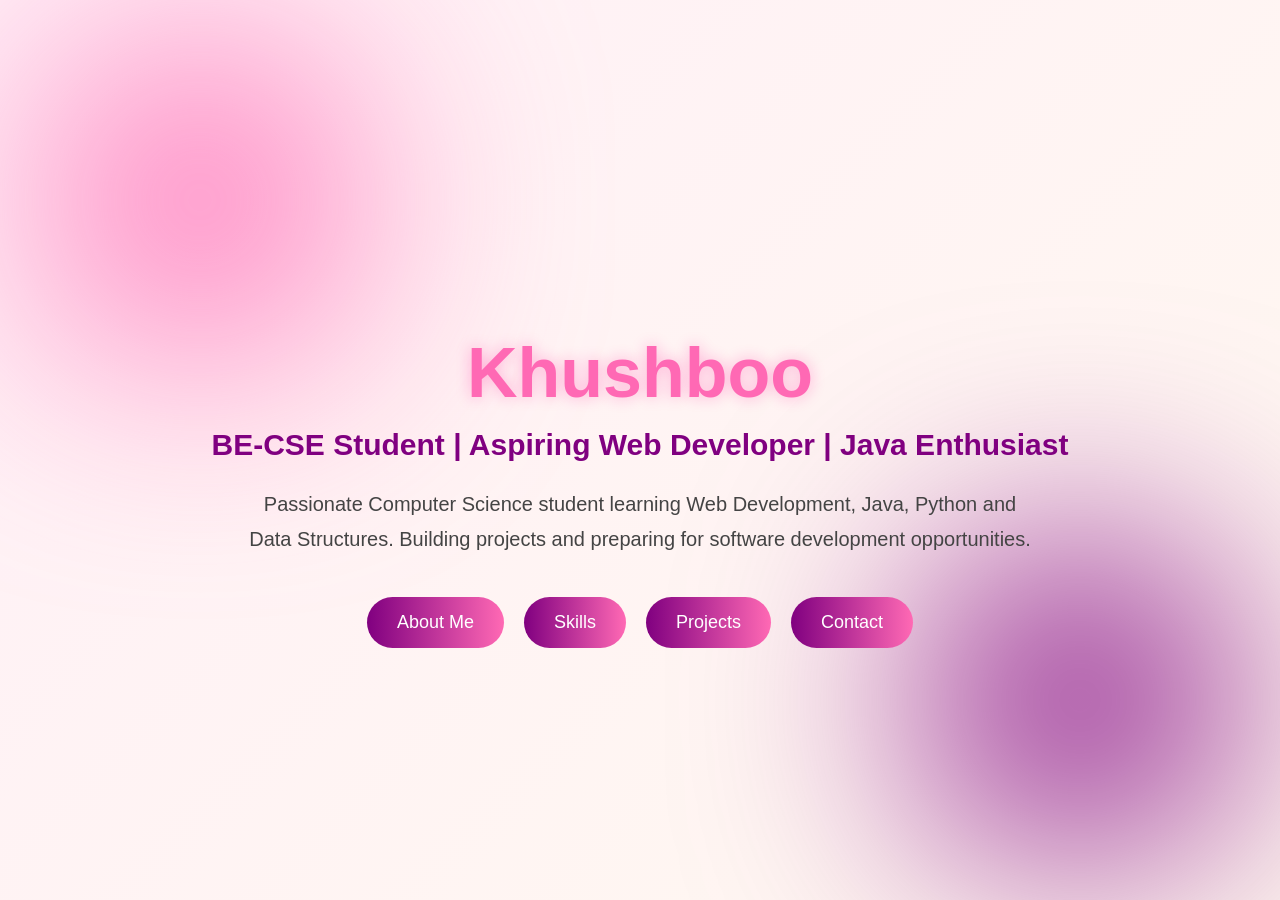
<file: index.html>
<!DOCTYPE html>
<html lang="en">
<head>
    <meta charset="UTF-8">
    <meta name="viewport" content="width=device-width, initial-scale=1.0">
    <title>My portfolio</title>
    <link rel="stylesheet" href="style.css">
</head>
<body>
    <body>

<div class="blur1"></div>
<div class="blur2"></div>

<section class="hero">

    <h1 class="name">Khushboo</h1>
    <h2 class="title">
    BE-CSE Student | Aspiring Web Developer | Java Enthusiast
</h2>


    <p class="intro">
        Passionate Computer Science student learning Web Development,
        Java, Python and Data Structures. Building projects and preparing
        for software development opportunities.
    </p>

    <div class="hero-buttons">
        <a href="about.html" class="btn">About Me</a>
        <a href="Skills.html" class="btn">Skills</a>
        <a href="Projects.html" class="btn">Projects</a>
        <a href="Contact.html" class="btn">Contact</a>
    </div>

</section>

</body>

</html>
</file>
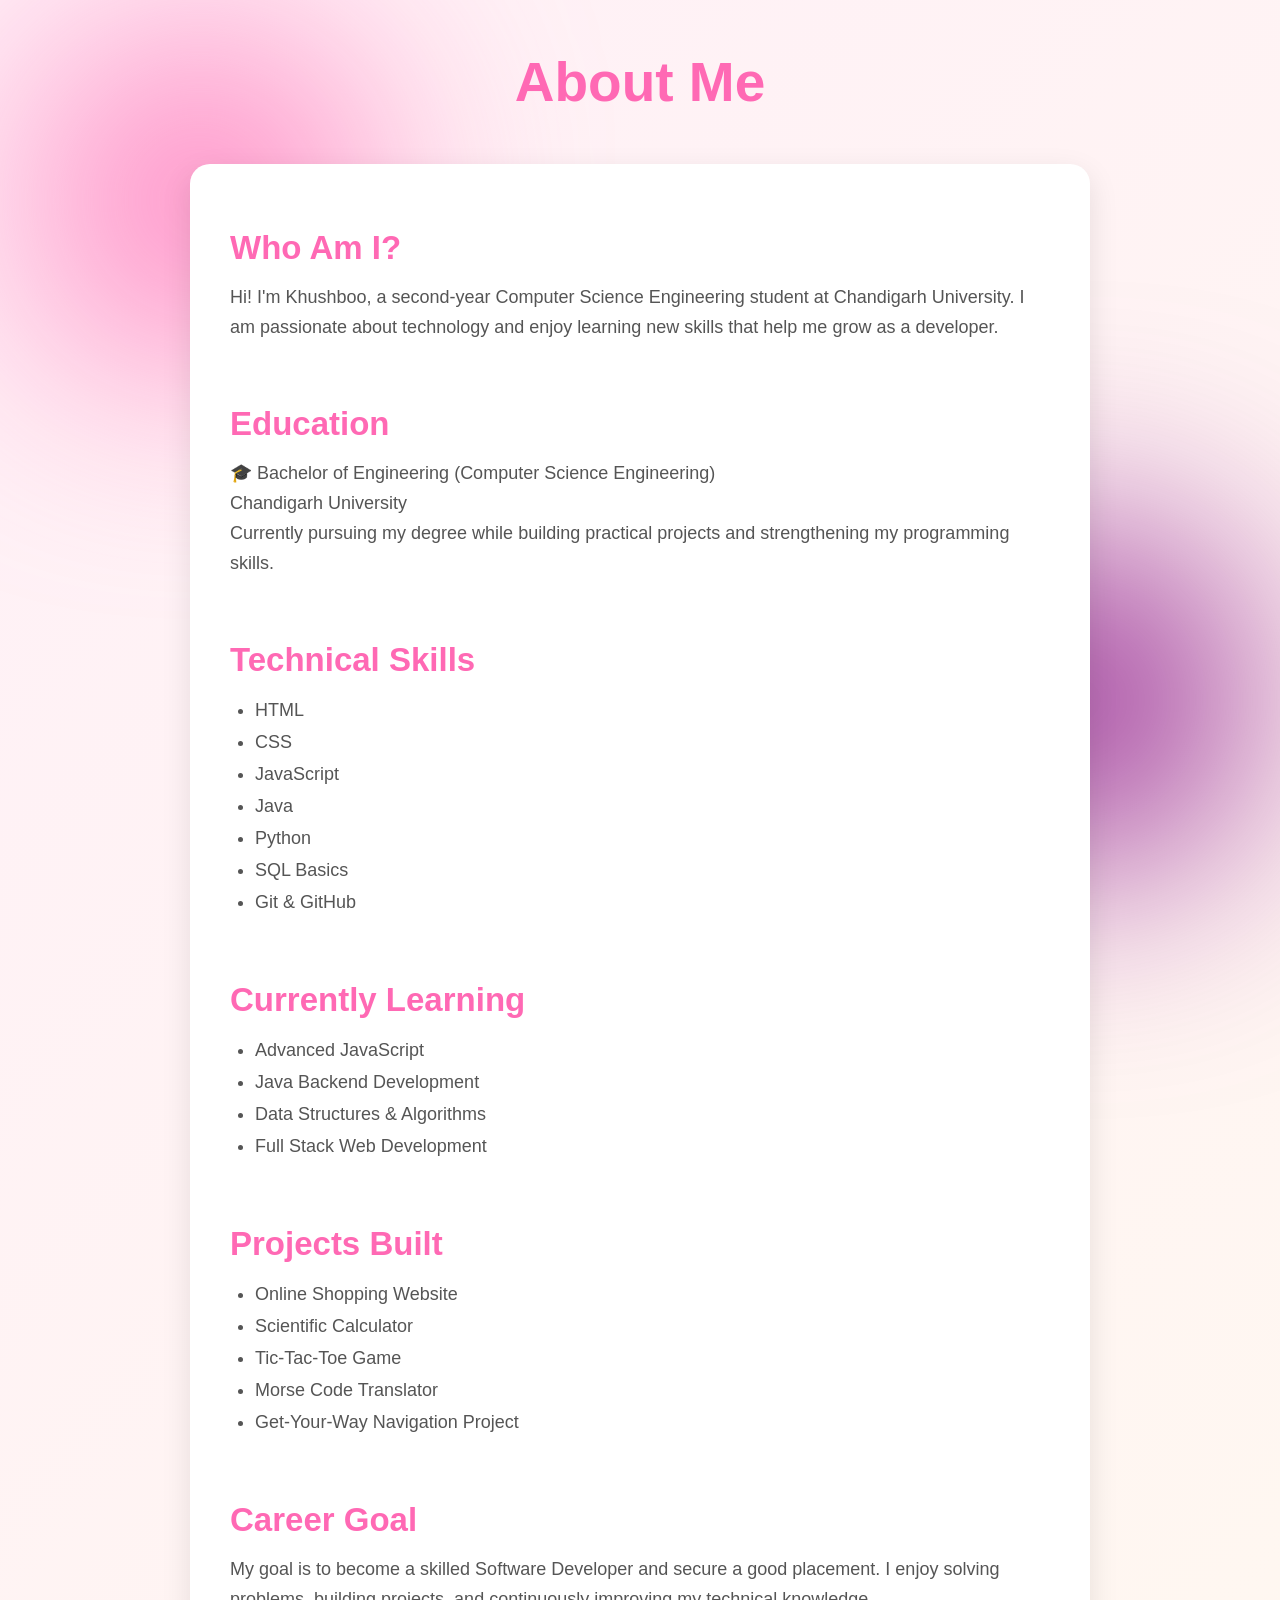
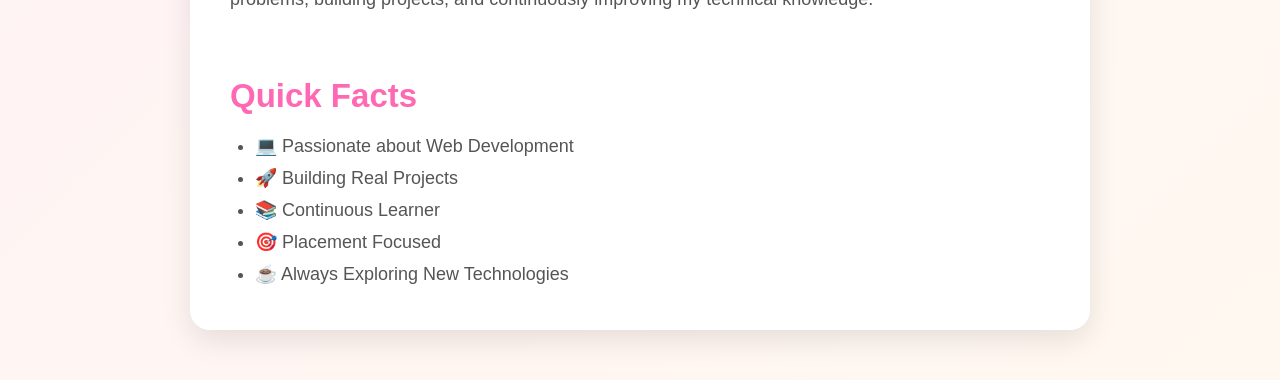
<file: about.html>
<!DOCTYPE html>
<html lang="en">
<head>
    <meta charset="UTF-8">
    <meta name="viewport" content="width=device-width, initial-scale=1.0">
    <title>About Me</title>

    <link rel="stylesheet" href="style.css">
</head>
<body>

    <div class="blur1"></div>
    <div class="blur2"></div>

    <h1 class="heading">About Me</h1>

    <div class="About">

        <h2>Who Am I?</h2>

        <p>
            Hi! I'm Khushboo, a second-year Computer Science Engineering student
            at Chandigarh University. I am passionate about technology and enjoy
            learning new skills that help me grow as a developer.
        </p>
        <br>

        <h2>Education</h2>

        <p>
            🎓 Bachelor of Engineering (Computer Science Engineering)
            <br>
            Chandigarh University
            <br>
            Currently pursuing my degree while building practical projects
            and strengthening my programming skills.
        </p>
        <br>

        <h2>Technical Skills</h2>

        <ul>
            <li>HTML</li>
            <li>CSS</li>
            <li>JavaScript</li>
            <li>Java</li>
            <li>Python</li>
            <li>SQL Basics</li>
            <li>Git & GitHub</li>
        </ul>
            <br>
        <h2>Currently Learning</h2>

        <ul>
            <li>Advanced JavaScript</li>
            <li>Java Backend Development</li>
            <li>Data Structures & Algorithms</li>
            <li>Full Stack Web Development</li>
        </ul>
            <br>
        <h2>Projects Built</h2>

        <ul>
            <li>Online Shopping Website</li>
            <li>Scientific Calculator</li>
            <li>Tic-Tac-Toe Game</li>
            <li>Morse Code Translator</li>
            <li>Get-Your-Way Navigation Project</li>
        </ul>
            <br>
        <h2>Career Goal</h2>

        <p>
            My goal is to become a skilled Software Developer and secure
            a good placement. I enjoy solving problems, building projects,
            and continuously improving my technical knowledge.
        </p>
<br>
        <h2>Quick Facts</h2>

        <ul>
            <li>💻 Passionate about Web Development</li>
            <li>🚀 Building Real Projects</li>
            <li>📚 Continuous Learner</li>
            <li>🎯 Placement Focused</li>
            <li>☕ Always Exploring New Technologies</li>
        </ul>

    </div>

</body>
</html>
</file>
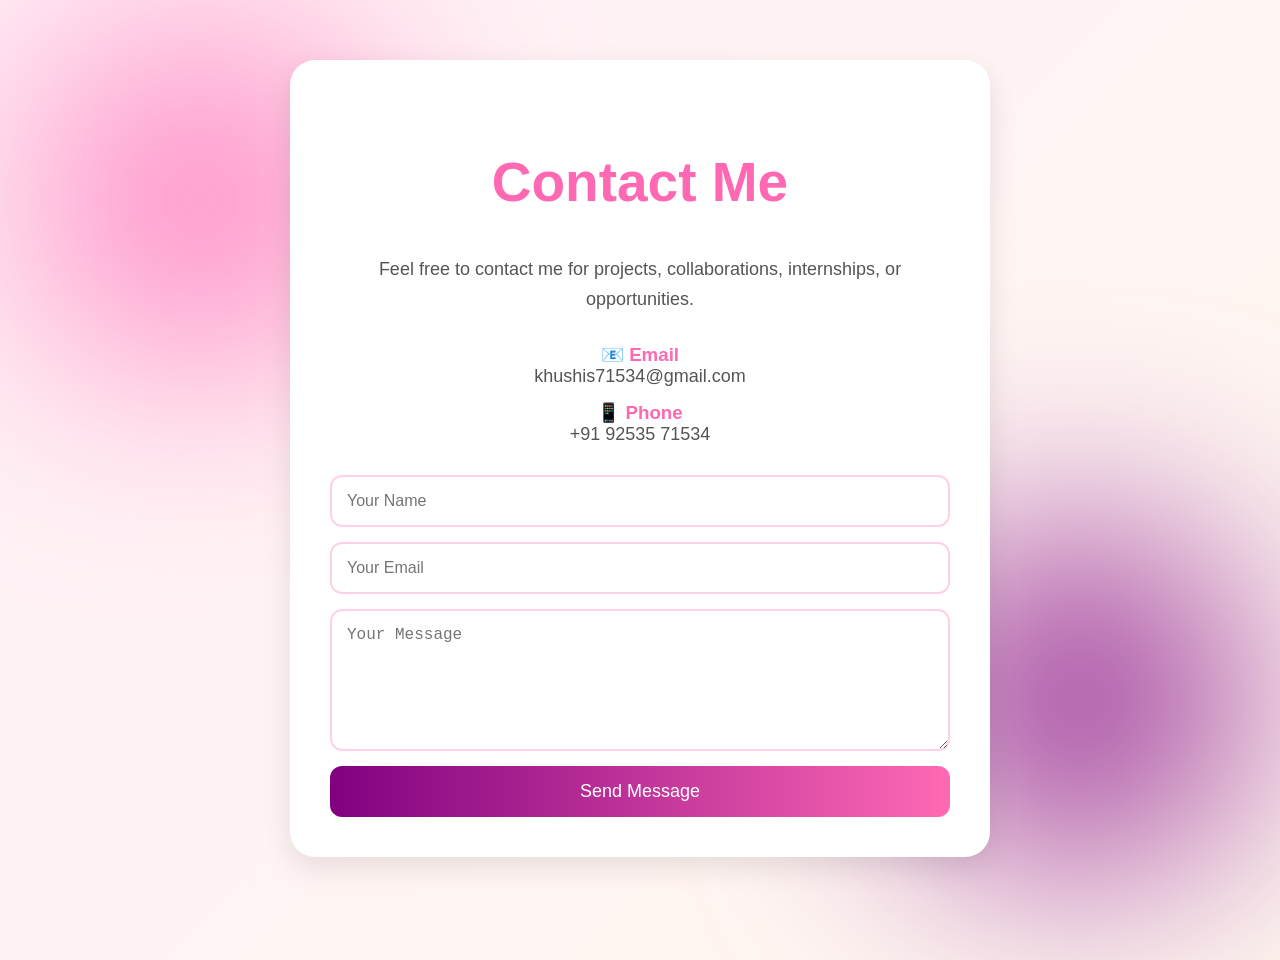
<file: contact.html>
<!DOCTYPE html>
<html lang="en">
<head>
    <meta charset="UTF-8">
    <meta name="viewport" content="width=device-width, initial-scale=1.0">
    <title>Contact Me</title>
    <link rel="stylesheet" href="style.css">
</head>
<body>

    <div class="blur1"></div>
    <div class="blur2"></div>

    <div class="contact-container">

        <h1 class="heading">Contact Me</h1>

        <p class="contact-text">
            Feel free to contact me for projects,
            collaborations, internships, or opportunities.
        </p>

        <div class="info">
            <h3>📧 Email</h3>
            <p>khushis71534@gmail.com</p>

            <h3>📱 Phone</h3>
            <p>+91 92535 71534</p>
        </div>

        <form class="contact-form">

            <input
                type="text"
                placeholder="Your Name"
                required
            >

            <input
                type="email"
                placeholder="Your Email"
                required
            >

            <textarea
                placeholder="Your Message"
                rows="6"
                required
            ></textarea>

            <button type="submit">
                Send Message
            </button>

        </form>

    </div>

</body>
</html>
</file>
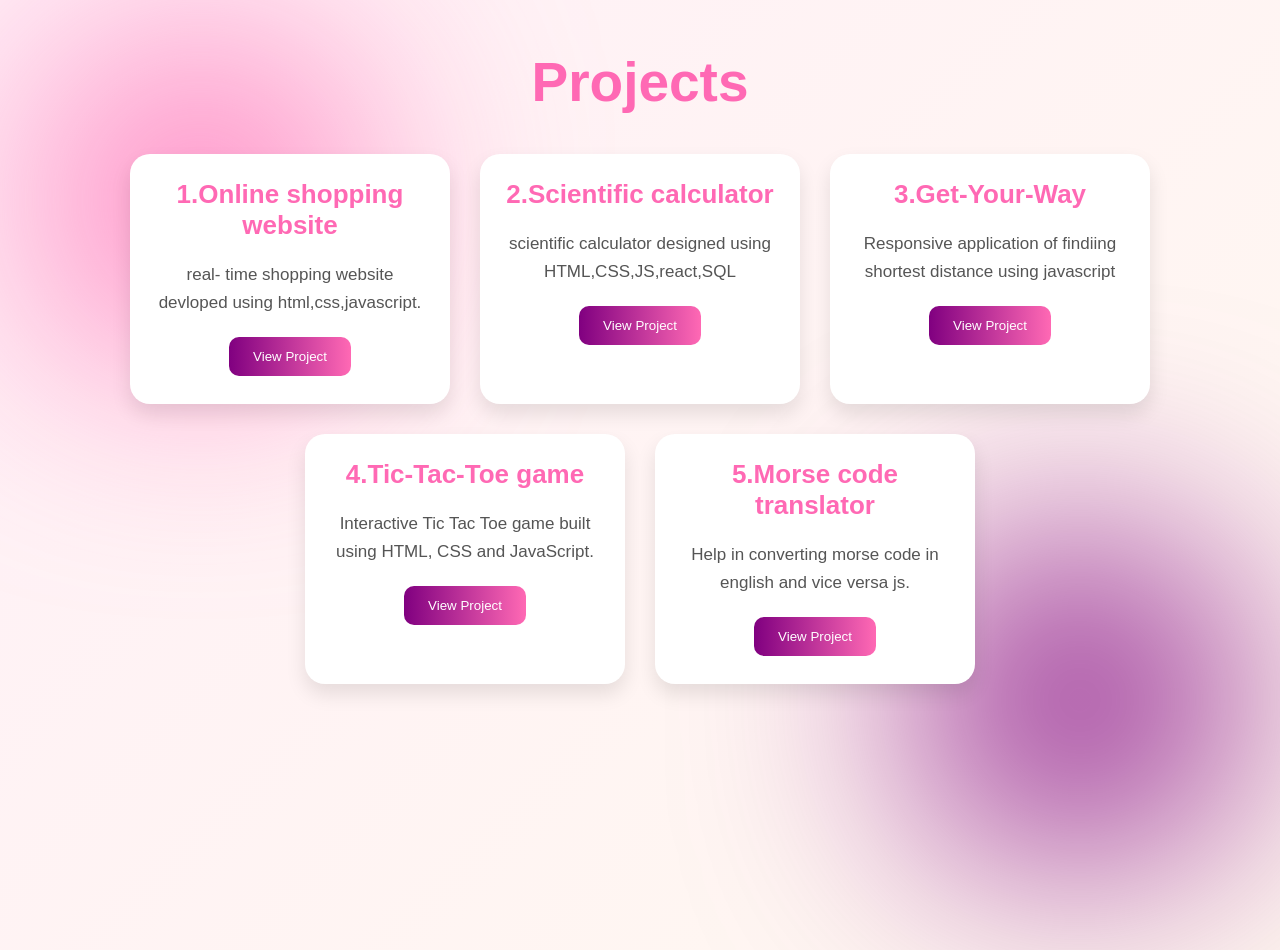
<file: Projects.html>
<!DOCTYPE html>
<html lang="en">
<head>
    <meta charset="UTF-8">
    <meta name="viewport" content="width=device-width, initial-scale=1.0">
    <title>Projects</title>
    <link rel="stylesheet" href="style.css">
</head>
<body>
<h1 class="headings">Projects</h1>

<div class="projects">

    <div class="project-card">
        <h2>1.Online shopping website</h2>

        <p>
            real- time shopping website devloped using html,css,javascript.
        </p>
        <a href="https://online-shopping-website01.netlify.app"  
    target="_blank">
        <button>View Project</button>
        </a>
    </div>

    <div class="project-card">
        <h2>2.Scientific calculator</h2>

        <p>
            scientific calculator designed using HTML,CSS,JS,react,SQL 
        </p>
        <a href="https://scientific-calculator92.netlify.app"
    target="_blank">
        <button>View Project</button>
        </a>
    </div>

    <div class="project-card">
        <h2>3.Get-Your-Way</h2>

        <p>
            Responsive application of findiing shortest distance using javascript
        </p>
        <a href="https://get-your-way-master.netlify.app"
    target="_blank">

        <button>View Project</button>
        </a>
    </div>
    <div class="project-card">
        <h2>4.Tic-Tac-Toe game</h2>

        <p>
            Interactive Tic Tac Toe game built using
        HTML, CSS and JavaScript.
        </p>

        <a href="https://tic-tac-toe-game92.netlify.app"
    target="_blank">

    <button>View Project</button>
        </a>
    </div>
    <div class="project-card">
        <h2>5.Morse code translator</h2>

        <p>
            Help in converting morse code in english and vice versa js.
        </p>
        <a href="https://morse-code-translator01.netlify.app"
    target="_blank">

        <button>View Project</button>
        </a>
    </div>
    <div class="blur1"></div>

<div class="blur2"></div>



</div>
</body>
</html>
</file>
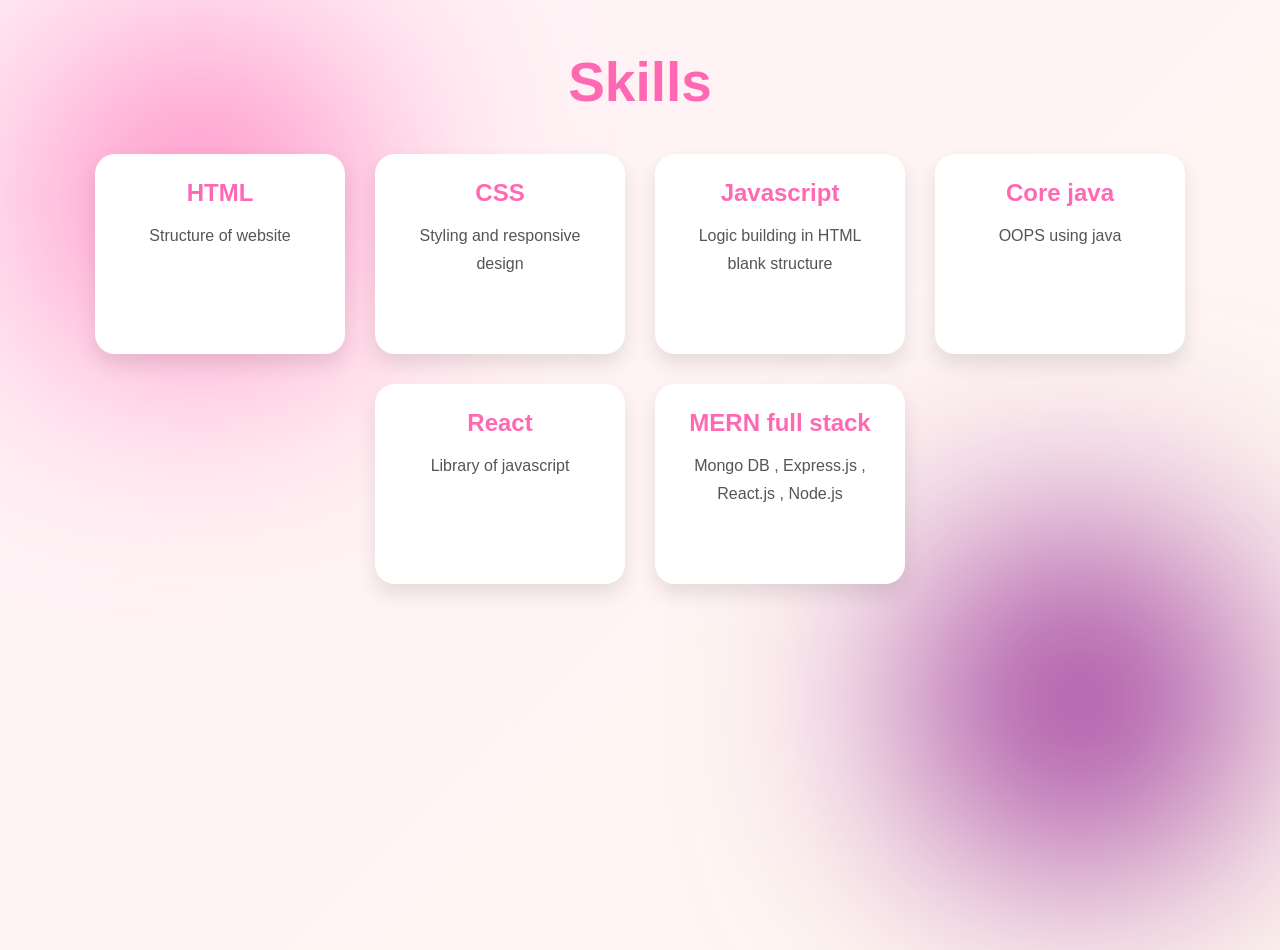
<file: Skills.html>
<!DOCTYPE html>
<html lang="en">
<head>
    <meta charset="UTF-8">
    <meta name="viewport" content="width=device-width, initial-scale=1.0">
    <title>Skills</title>
    <link rel="Stylesheet" href="style.css">
</head>
<body>
    <h1 class="heading">Skills</h1>
    <div class="skills">
        <div class="card">
        <h2>HTML</h2>
        <P>Structure of website</P> 
        </div>

        <div class="card">
            <h2>CSS</h2>
            <p>Styling and responsive design</p>
        </div>

        <div class="card">
            <h2>Javascript</h2>
            <p>Logic building in HTML blank structure</p>
        </div>
        <div class="card">
            <h2>Core java</h2>
            <P>OOPS using java</P>
        </div>
        <div class="card">
            <h2>React</h2>
            <p>Library of javascript</p>
        </div>
        <div class="card">
            <h2>MERN full stack</h2>
            <p>Mongo DB , Express.js , React.js , Node.js</p>
        </div>
        </div>
        <div class="blur1"></div>

<div class="blur2"></div>

        
    
</body>
</html>
</file>
<file: style.css>
/* =========================
GLOBAL STYLING
========================= */

*{
    margin:0;
    padding:0;
    box-sizing:border-box;
}

body{
    background: linear-gradient(
        135deg,
        #fff0f7,
        #fff8f0
    );

    font-family: Arial, Helvetica, sans-serif;

    min-height:100vh;

    color:#333;
}

/* =========================
BLUR EFFECTS
========================= */

.blur1{
    position:fixed;

    width:300px;
    height:300px;

    background:hotpink;

    border-radius:50%;

    filter:blur(120px);

    top:50px;
    left:50px;

    z-index:-1;
}

.blur2{
    position:fixed;

    width:300px;
    height:300px;

    background:purple;

    border-radius:50%;

    filter:blur(120px);

    bottom:50px;
    right:50px;

    z-index:-1;
}
.hero{
    min-height:100vh;

    display:flex;
    flex-direction:column;

    justify-content:center;
    align-items:center;

    text-align:center;

    padding:20px;
}

.name{
    font-size:80px;
    font-weight:bold;

    color:hotpink;

    text-shadow:
    0 0 20px rgba(255,20,147,0.3);

    margin-bottom:15px;
}

.title{
    font-size:30px;

    color:purple;

    margin-bottom:25px;
}

.intro{
    max-width:800px;

    font-size:20px;

    line-height:35px;

    color:#444;

    margin-bottom:40px;
}

.hero-buttons{
    display:flex;

    gap:20px;

    flex-wrap:wrap;

    justify-content:center;
}

.btn{
    text-decoration:none;

    padding:15px 30px;

    border-radius:30px;

    background:
    linear-gradient(
        to right,
        purple,
        hotpink
    );

    color:white;

    font-size:18px;

    transition:0.3s;
}

.btn:hover{
    transform:translateY(-5px);

    box-shadow:
    0 0 20px hotpink;
}

/* =========================
HOME PAGE
========================= */

.name{
    text-align:center;

    color:hotpink;

    font-size:70px;

    margin-top:80px;

    text-shadow:
    0 0 15px rgba(255,20,147,0.3);
}

/* Navigation */

.home{
    text-decoration:none;

    display:inline-block;

    margin:20px 10px;

    padding:15px 28px;

    border-radius:30px;

    background:
    linear-gradient(
    to right,
    purple,
    hotpink
    );

    color:white;

    font-size:18px;

    transition:0.3s;
}

.home:hover{
    transform:translateY(-5px);

    box-shadow:
    0 0 20px hotpink;
}

/* =========================
SECTION HEADINGS
========================= */

.heading,
.headings{
    text-align:center;

    color:hotpink;

    font-size:55px;

    margin-top:50px;

    margin-bottom:40px;
}

/* =========================
ABOUT PAGE
========================= */

.About{
    width:80%;

    max-width:900px;

    margin:50px auto;

    padding:40px;

    background:white;

    border-radius:20px;

    text-align:left;

    font-size:22px;

    line-height:38px;

    color:#444;

    box-shadow:
    0 10px 30px rgba(0,0,0,0.1);
}
.About h2{
    color:hotpink;

    margin-top:25px;

    margin-bottom:15px;
}

.About p{
    font-size:18px;

    line-height:30px;

    color:#555;
}

.About ul{
    margin-left:25px;

    margin-top:10px;
}

.About li{
    font-size:18px;

    line-height:32px;

    color:#555;
}
/* =========================
SKILLS PAGE
========================= */

.skills{
    display:flex;

    flex-wrap:wrap;

    justify-content:center;

    gap:30px;

    width:90%;

    margin:auto;
}

.card{
    width:250px;

    min-height:200px;

    background:white;

    border-radius:20px;

    padding:25px;

    text-align:center;

    box-shadow:
    0 10px 20px rgba(0,0,0,0.1);

    transition:0.3s;
}

.card:hover{
    transform:translateY(-10px);

    box-shadow:
    0 15px 30px rgba(255,20,147,0.3);
}

.card h2{
    color:hotpink;

    margin-bottom:15px;
}

.card p{
    color:#555;

    line-height:28px;
}

/* =========================
PROJECTS PAGE
========================= */

.projects{
    display:flex;

    flex-wrap:wrap;

    justify-content:center;

    gap:30px;

    width:90%;

    margin:auto;
}

.project-card{
    width:320px;

    min-height:250px;

    background:white;

    border-radius:20px;

    padding:25px;

    text-align:center;

    transition:0.3s;

    box-shadow:
    0 10px 20px rgba(0,0,0,0.1);
}

.project-card:hover{
    transform:translateY(-10px);

    box-shadow:
    0 15px 30px rgba(255,20,147,0.3);
}

.project-card h2{
    color:hotpink;

    margin-bottom:20px;

    font-size:26px;
}

.project-card p{
    color:#555;

    font-size:17px;

    line-height:28px;
}

.project-card button{
    margin-top:20px;

    padding:12px 24px;

    border:none;

    border-radius:10px;

    background:
    linear-gradient(
    to right,
    purple,
    hotpink
    );

    color:white;

    cursor:pointer;

    transition:0.3s;
}

.project-card button:hover{
    transform:scale(1.08);
}

.project-card a{
    text-decoration:none;
}

/* =========================
   CONTACT PAGE
========================= */

.contact-container{
    width:90%;
    max-width:700px;

    margin:60px auto;

    padding:40px;

    background:white;

    border-radius:25px;

    box-shadow:
    0 10px 30px rgba(0,0,0,0.1);

    text-align:center;
}

.contact-text{
    color:#555;

    font-size:18px;

    margin-bottom:30px;

    line-height:30px;
}

.info{
    margin-bottom:30px;
}

.info h3{
    color:hotpink;

    margin-top:15px;
}

.info p{
    color:#555;

    font-size:18px;
}

.contact-form{
    display:flex;

    flex-direction:column;

    gap:15px;
}

.contact-form input,
.contact-form textarea{
    width:100%;

    padding:15px;

    border:2px solid #ffd1e8;

    border-radius:12px;

    font-size:16px;

    outline:none;

    transition:0.3s;
}

.contact-form input:focus,
.contact-form textarea:focus{
    border-color:hotpink;

    box-shadow:
    0 0 10px rgba(255,20,147,0.2);
}

.contact-form button{
    padding:15px;

    border:none;

    border-radius:12px;

    background:
    linear-gradient(
        to right,
        purple,
        hotpink
    );

    color:white;

    font-size:18px;

    cursor:pointer;

    transition:0.3s;
}

.contact-form button:hover{
    transform:translateY(-3px);

    box-shadow:
    0 0 15px hotpink;
}
</file>
